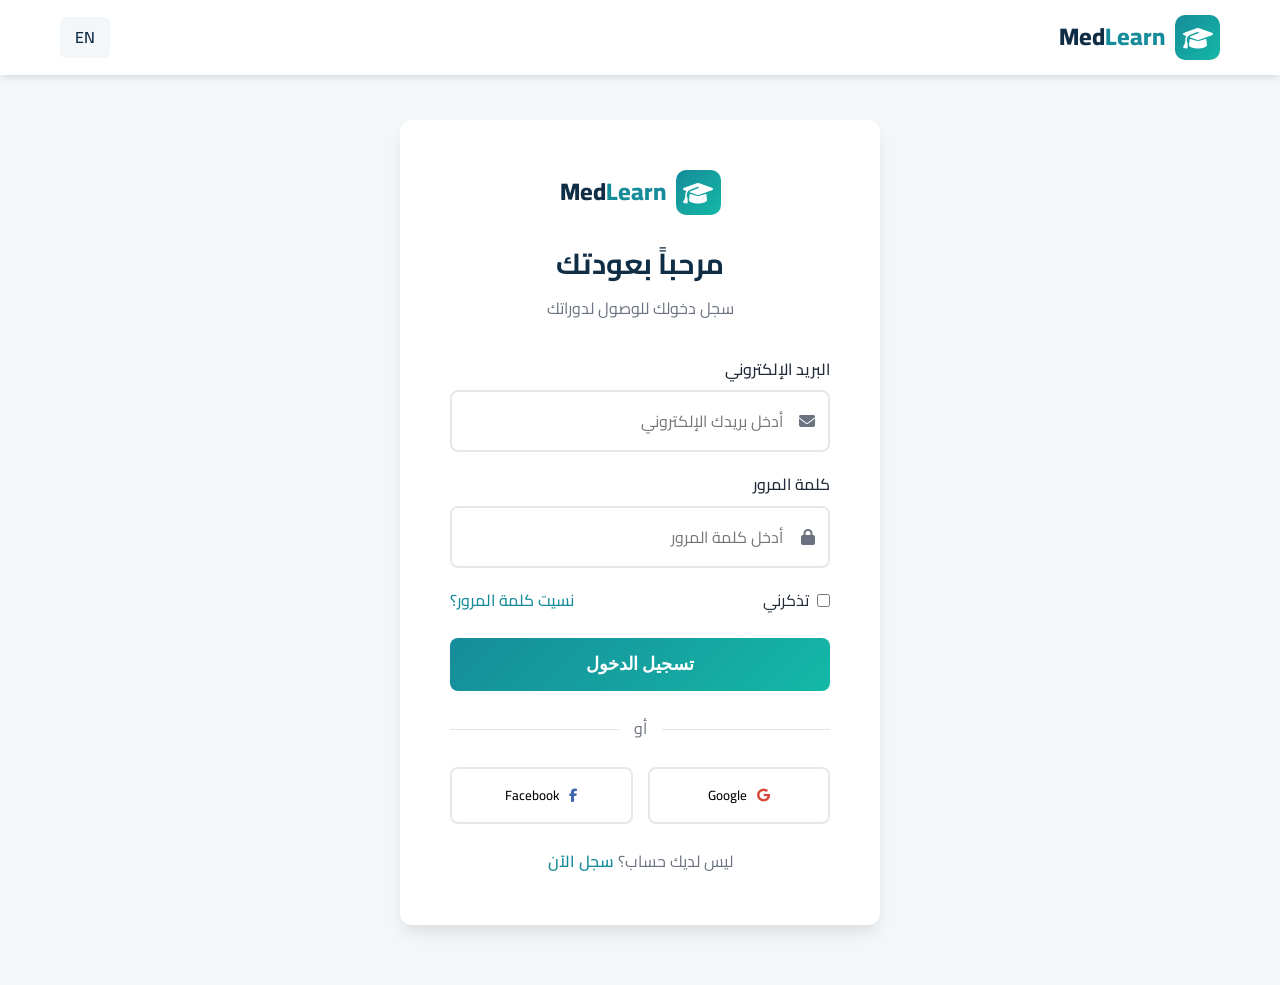
<file: pages/ar/login.html>
<!DOCTYPE html>
<html lang="ar" dir="rtl">
<head>
    <meta charset="UTF-8">
    <meta name="viewport" content="width=device-width, initial-scale=1.0">
    <title>تسجيل الدخول - MedLearn</title>
    <link rel="stylesheet" href="../../css/style.css">
    <link rel="stylesheet" href="../../css/pages.css">
    <link rel="stylesheet" href="https://cdnjs.cloudflare.com/ajax/libs/font-awesome/6.4.0/css/all.min.css">
    <link href="https://fonts.googleapis.com/css2?family=Cairo:wght@300;400;500;600;700;800&display=swap" rel="stylesheet">
</head>
<body>
    <!-- Navigation -->
    <nav class="navbar">
        <div class="container">
            <a href="../../index.html" class="logo">
                <span class="logo-icon"><i class="fas fa-graduation-cap"></i></span>
                <span class="logo-text">Med<span class="highlight">Learn</span></span>
            </a>
            <div class="nav-actions">
                <a href="../en/login.html" class="lang-switch">EN</a>
            </div>
        </div>
    </nav>

    <!-- Login Form -->
    <section class="auth-page">
        <div class="auth-container">
            <div class="auth-header">
                <a href="../../index.html" class="logo">
                    <span class="logo-icon"><i class="fas fa-graduation-cap"></i></span>
                    <span class="logo-text">Med<span class="highlight">Learn</span></span>
                </a>
                <h1>مرحباً بعودتك</h1>
                <p>سجل دخولك للوصول لدوراتك</p>
            </div>

            <form action="#" method="POST">
                <div class="form-group">
                    <label>البريد الإلكتروني</label>
                    <div class="input-icon">
                        <input type="email" placeholder="أدخل بريدك الإلكتروني" required>
                        <i class="fas fa-envelope"></i>
                    </div>
                </div>

                <div class="form-group">
                    <label>كلمة المرور</label>
                    <div class="input-icon">
                        <input type="password" placeholder="أدخل كلمة المرور" required>
                        <i class="fas fa-lock"></i>
                    </div>
                </div>

                <div class="form-options">
                    <label>
                        <input type="checkbox"> تذكرني
                    </label>
                    <a href="forgot-password.html">نسيت كلمة المرور؟</a>
                </div>

                <button type="submit" class="btn btn-primary">تسجيل الدخول</button>
            </form>

            <div class="auth-divider">
                <span>أو</span>
            </div>

            <div class="social-login">
                <button class="social-btn google">
                    <i class="fab fa-google"></i>
                    Google
                </button>
                <button class="social-btn facebook">
                    <i class="fab fa-facebook-f"></i>
                    Facebook
                </button>
            </div>

            <div class="auth-footer">
                <p>ليس لديك حساب؟ <a href="register.html">سجل الآن</a></p>
            </div>
        </div>
    </section>

    <script src="../../js/main.js"></script>
</body>
</html>
</file>
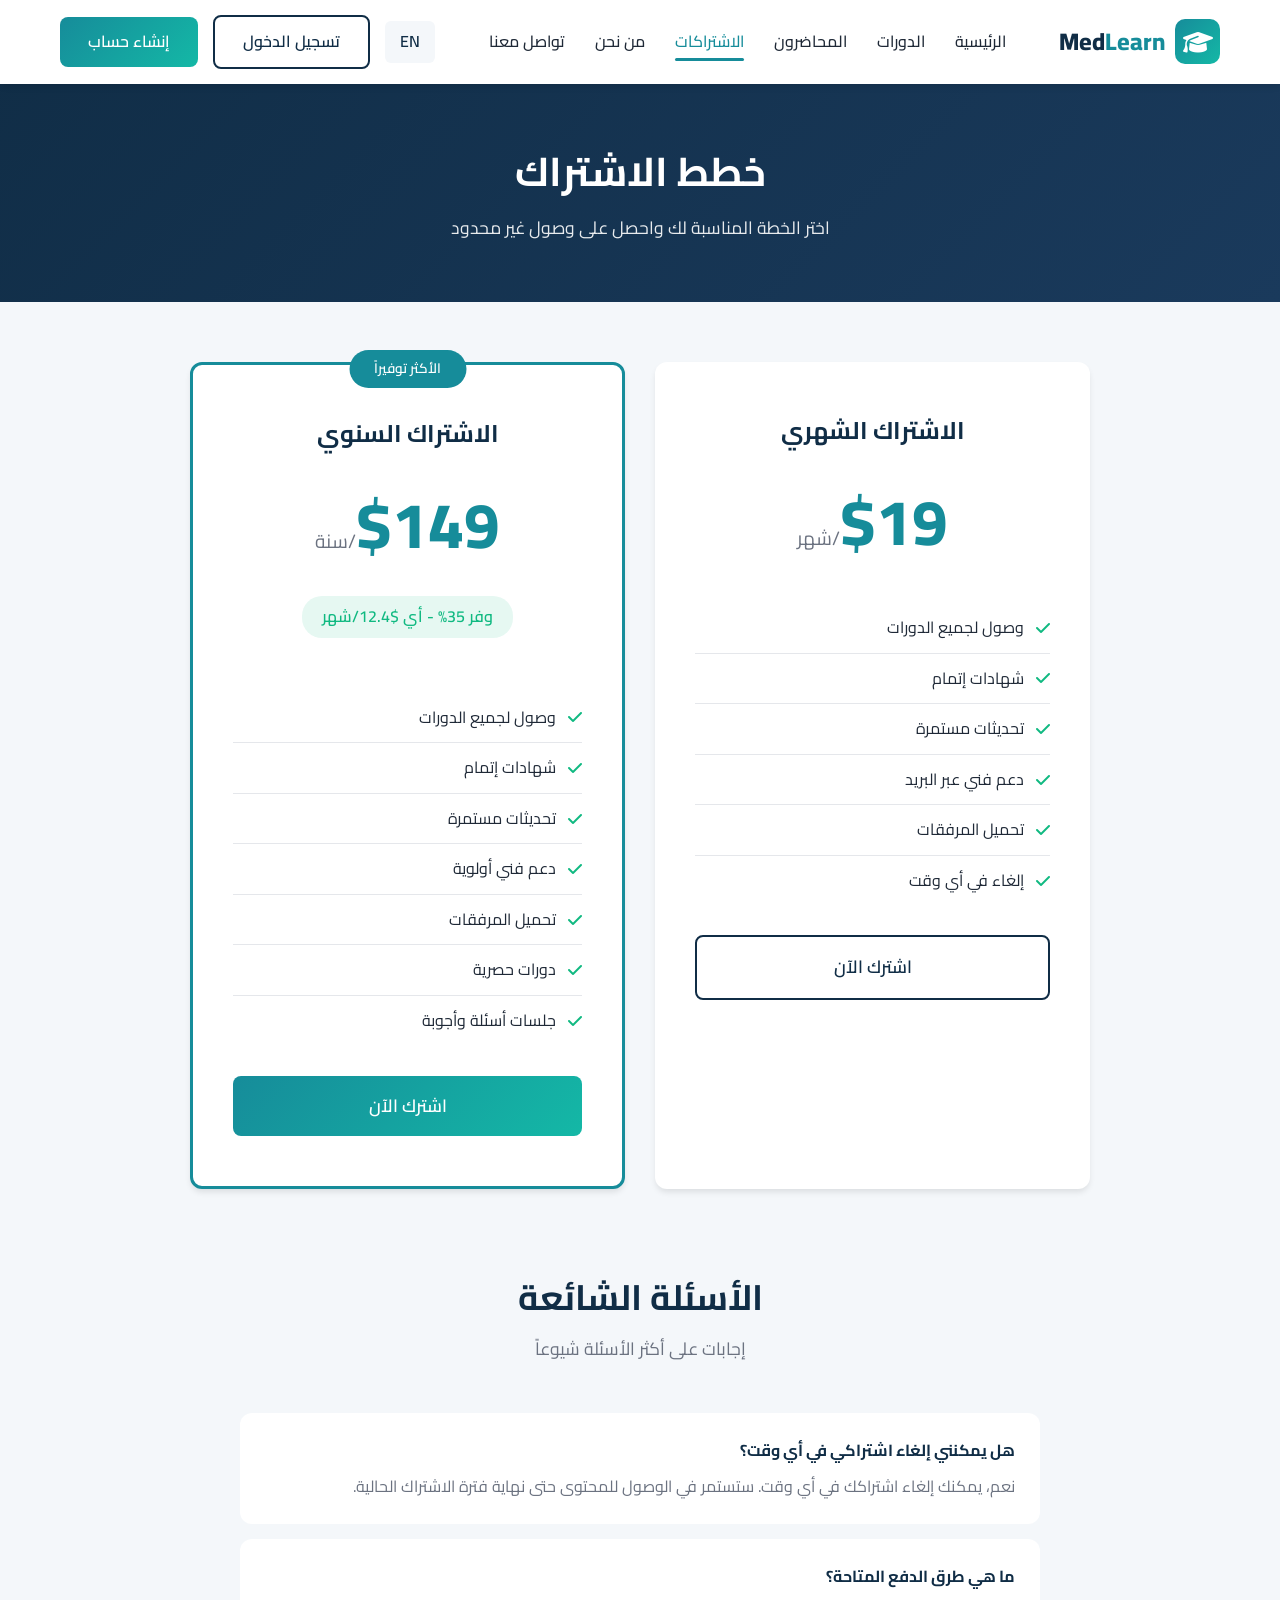
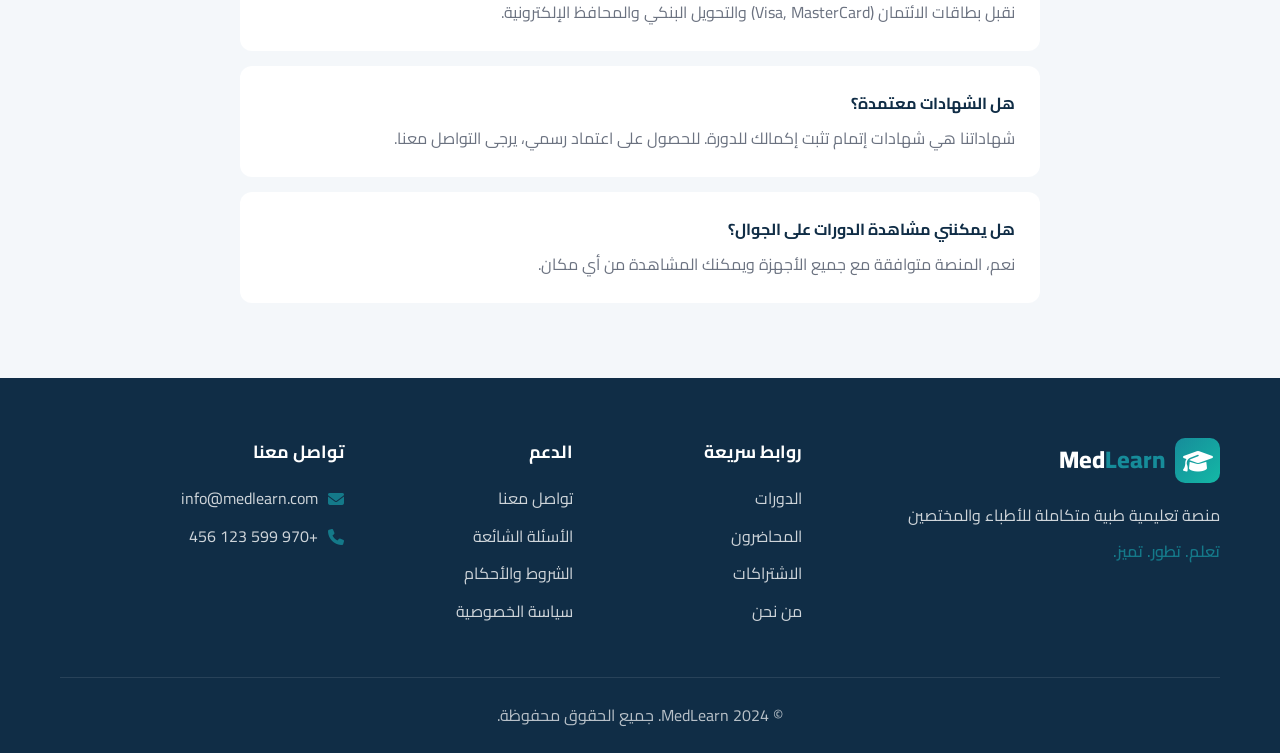
<file: pages/ar/pricing.html>
<!DOCTYPE html>
<html lang="ar" dir="rtl">
<head>
    <meta charset="UTF-8">
    <meta name="viewport" content="width=device-width, initial-scale=1.0">
    <title>الاشتراكات - MedLearn</title>
    <link rel="stylesheet" href="../../css/style.css">
    <link rel="stylesheet" href="../../css/pages.css">
    <link rel="stylesheet" href="https://cdnjs.cloudflare.com/ajax/libs/font-awesome/6.4.0/css/all.min.css">
    <link href="https://fonts.googleapis.com/css2?family=Cairo:wght@300;400;500;600;700;800&display=swap" rel="stylesheet">
</head>
<body>
    <!-- Navigation -->
    <nav class="navbar">
        <div class="container">
            <a href="../../index.html" class="logo">
                <span class="logo-icon"><i class="fas fa-graduation-cap"></i></span>
                <span class="logo-text">Med<span class="highlight">Learn</span></span>
            </a>
            <ul class="nav-links">
                <li><a href="../../index.html">الرئيسية</a></li>
                <li><a href="courses.html">الدورات</a></li>
                <li><a href="instructors.html">المحاضرون</a></li>
                <li><a href="pricing.html" class="active">الاشتراكات</a></li>
                <li><a href="about.html">من نحن</a></li>
                <li><a href="contact.html">تواصل معنا</a></li>
            </ul>
            <div class="nav-actions">
                <a href="../en/pricing.html" class="lang-switch">EN</a>
                <a href="login.html" class="btn btn-outline">تسجيل الدخول</a>
                <a href="register.html" class="btn btn-primary">إنشاء حساب</a>
            </div>
            <button class="mobile-menu-btn"><i class="fas fa-bars"></i></button>
        </div>
    </nav>

    <!-- Page Header -->
    <section class="page-header">
        <div class="container">
            <h1>خطط الاشتراك</h1>
            <p>اختر الخطة المناسبة لك واحصل على وصول غير محدود</p>
        </div>
    </section>

    <!-- Pricing Section -->
    <section class="pricing-page">
        <div class="container">
            <div class="pricing-grid">
                <!-- Monthly Plan -->
                <div class="pricing-card">
                    <h3>الاشتراك الشهري</h3>
                    <div class="price">$19<span>/شهر</span></div>
                    <ul class="pricing-features">
                        <li><i class="fas fa-check"></i> وصول لجميع الدورات</li>
                        <li><i class="fas fa-check"></i> شهادات إتمام</li>
                        <li><i class="fas fa-check"></i> تحديثات مستمرة</li>
                        <li><i class="fas fa-check"></i> دعم فني عبر البريد</li>
                        <li><i class="fas fa-check"></i> تحميل المرفقات</li>
                        <li><i class="fas fa-check"></i> إلغاء في أي وقت</li>
                    </ul>
                    <a href="register.html" class="btn btn-outline">اشترك الآن</a>
                </div>

                <!-- Annual Plan -->
                <div class="pricing-card featured">
                    <span class="popular-badge">الأكثر توفيراً</span>
                    <h3>الاشتراك السنوي</h3>
                    <div class="price">$149<span>/سنة</span></div>
                    <span class="savings">وفر 35% - أي $12.4/شهر</span>
                    <ul class="pricing-features">
                        <li><i class="fas fa-check"></i> وصول لجميع الدورات</li>
                        <li><i class="fas fa-check"></i> شهادات إتمام</li>
                        <li><i class="fas fa-check"></i> تحديثات مستمرة</li>
                        <li><i class="fas fa-check"></i> دعم فني أولوية</li>
                        <li><i class="fas fa-check"></i> تحميل المرفقات</li>
                        <li><i class="fas fa-check"></i> دورات حصرية</li>
                        <li><i class="fas fa-check"></i> جلسات أسئلة وأجوبة</li>
                    </ul>
                    <a href="register.html" class="btn btn-primary">اشترك الآن</a>
                </div>
            </div>

            <!-- FAQ Section -->
            <div class="faq-section" style="margin-top: 80px;">
                <div class="section-header" style="display: block; text-align: center;">
                    <h2>الأسئلة الشائعة</h2>
                    <p>إجابات على أكثر الأسئلة شيوعاً</p>
                </div>
                <div class="faq-list" style="max-width: 800px; margin: 0 auto;">
                    <div class="faq-item" style="background: var(--white); padding: 25px; border-radius: 12px; margin-bottom: 15px;">
                        <h4 style="color: var(--navy); margin-bottom: 10px;">هل يمكنني إلغاء اشتراكي في أي وقت؟</h4>
                        <p style="color: var(--gray);">نعم، يمكنك إلغاء اشتراكك في أي وقت. ستستمر في الوصول للمحتوى حتى نهاية فترة الاشتراك الحالية.</p>
                    </div>
                    <div class="faq-item" style="background: var(--white); padding: 25px; border-radius: 12px; margin-bottom: 15px;">
                        <h4 style="color: var(--navy); margin-bottom: 10px;">ما هي طرق الدفع المتاحة؟</h4>
                        <p style="color: var(--gray);">نقبل بطاقات الائتمان (Visa, MasterCard) والتحويل البنكي والمحافظ الإلكترونية.</p>
                    </div>
                    <div class="faq-item" style="background: var(--white); padding: 25px; border-radius: 12px; margin-bottom: 15px;">
                        <h4 style="color: var(--navy); margin-bottom: 10px;">هل الشهادات معتمدة؟</h4>
                        <p style="color: var(--gray);">شهاداتنا هي شهادات إتمام تثبت إكمالك للدورة. للحصول على اعتماد رسمي، يرجى التواصل معنا.</p>
                    </div>
                    <div class="faq-item" style="background: var(--white); padding: 25px; border-radius: 12px; margin-bottom: 15px;">
                        <h4 style="color: var(--navy); margin-bottom: 10px;">هل يمكنني مشاهدة الدورات على الجوال؟</h4>
                        <p style="color: var(--gray);">نعم، المنصة متوافقة مع جميع الأجهزة ويمكنك المشاهدة من أي مكان.</p>
                    </div>
                </div>
            </div>
        </div>
    </section>

    <!-- Footer -->
    <footer class="footer">
        <div class="container">
            <div class="footer-grid">
                <div class="footer-brand">
                    <a href="../../index.html" class="logo">
                        <span class="logo-icon"><i class="fas fa-graduation-cap"></i></span>
                        <span class="logo-text">Med<span class="highlight">Learn</span></span>
                    </a>
                    <p>منصة تعليمية طبية متكاملة للأطباء والمختصين</p>
                    <p class="tagline">تعلم. تطور. تميز.</p>
                </div>
                <div class="footer-links">
                    <h4>روابط سريعة</h4>
                    <ul>
                        <li><a href="courses.html">الدورات</a></li>
                        <li><a href="instructors.html">المحاضرون</a></li>
                        <li><a href="pricing.html">الاشتراكات</a></li>
                        <li><a href="about.html">من نحن</a></li>
                    </ul>
                </div>
                <div class="footer-links">
                    <h4>الدعم</h4>
                    <ul>
                        <li><a href="contact.html">تواصل معنا</a></li>
                        <li><a href="faq.html">الأسئلة الشائعة</a></li>
                        <li><a href="terms.html">الشروط والأحكام</a></li>
                        <li><a href="privacy.html">سياسة الخصوصية</a></li>
                    </ul>
                </div>
                <div class="footer-contact">
                    <h4>تواصل معنا</h4>
                    <p><i class="fas fa-envelope"></i> info@medlearn.com</p>
                    <p><i class="fas fa-phone"></i> +970 599 123 456</p>
                </div>
            </div>
            <div class="footer-bottom">
                <p>&copy; 2024 MedLearn. جميع الحقوق محفوظة.</p>
            </div>
        </div>
    </footer>

    <script src="../../js/main.js"></script>
</body>
</html>
</file>
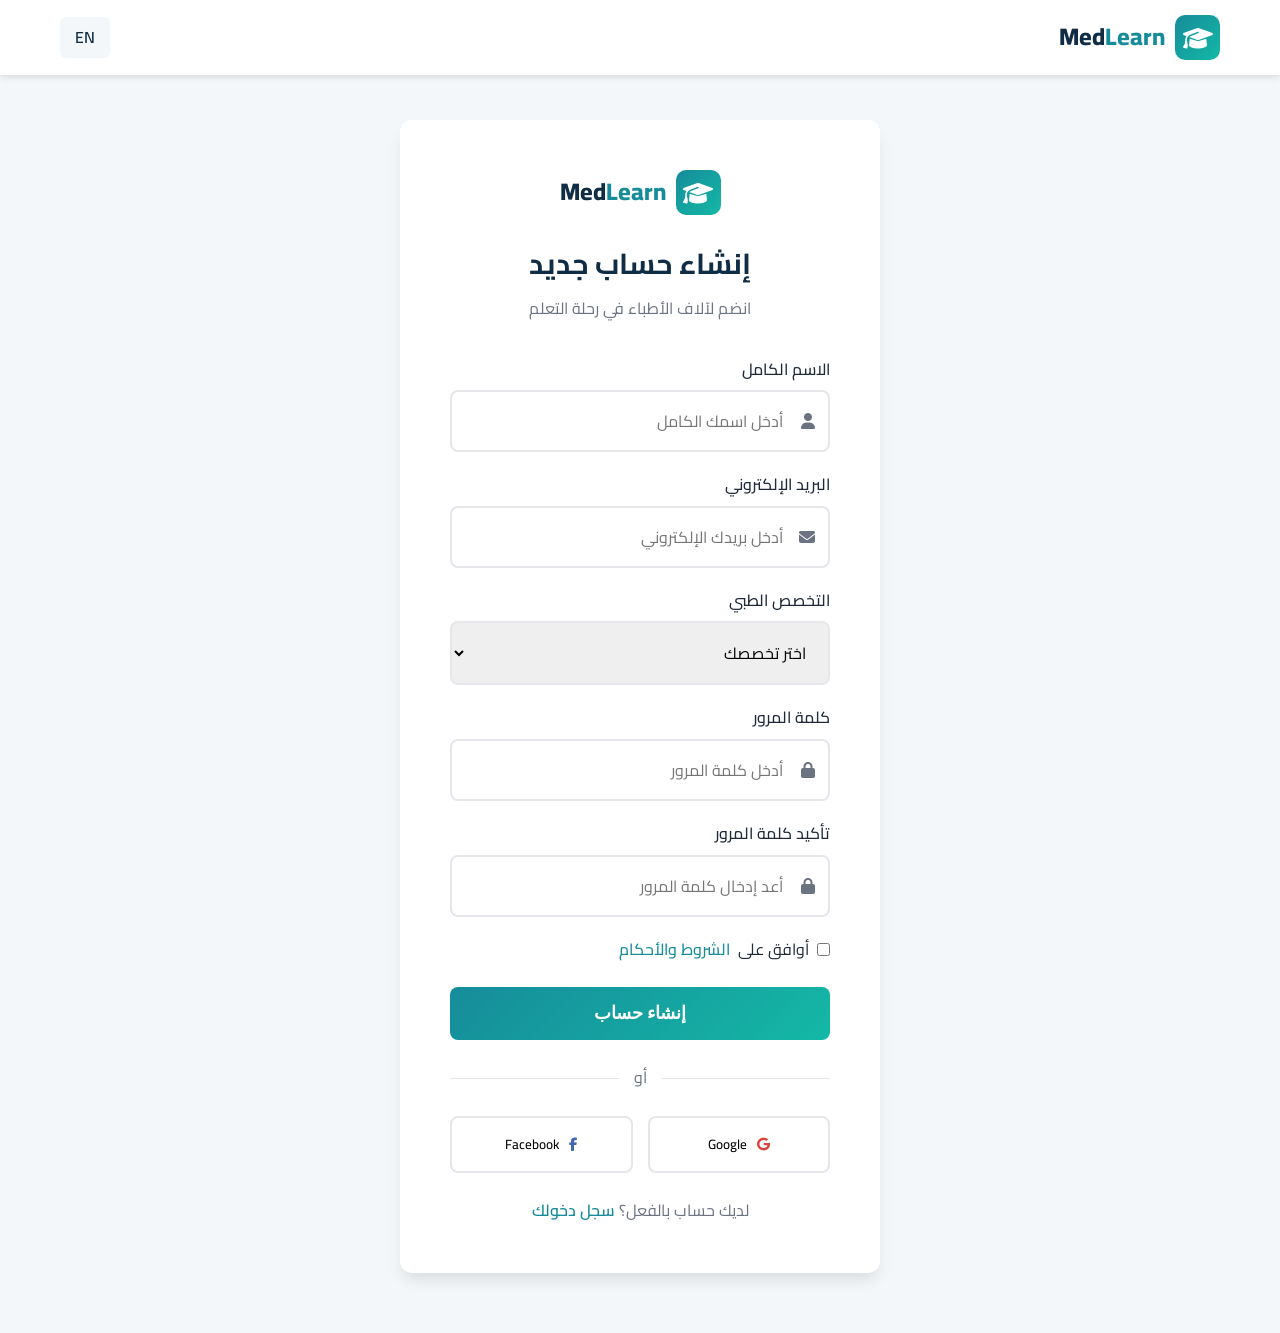
<file: pages/ar/register.html>
<!DOCTYPE html>
<html lang="ar" dir="rtl">
<head>
    <meta charset="UTF-8">
    <meta name="viewport" content="width=device-width, initial-scale=1.0">
    <title>إنشاء حساب - MedLearn</title>
    <link rel="stylesheet" href="../../css/style.css">
    <link rel="stylesheet" href="../../css/pages.css">
    <link rel="stylesheet" href="https://cdnjs.cloudflare.com/ajax/libs/font-awesome/6.4.0/css/all.min.css">
    <link href="https://fonts.googleapis.com/css2?family=Cairo:wght@300;400;500;600;700;800&display=swap" rel="stylesheet">
</head>
<body>
    <!-- Navigation -->
    <nav class="navbar">
        <div class="container">
            <a href="../../index.html" class="logo">
                <span class="logo-icon"><i class="fas fa-graduation-cap"></i></span>
                <span class="logo-text">Med<span class="highlight">Learn</span></span>
            </a>
            <div class="nav-actions">
                <a href="../en/register.html" class="lang-switch">EN</a>
            </div>
        </div>
    </nav>

    <!-- Register Form -->
    <section class="auth-page">
        <div class="auth-container">
            <div class="auth-header">
                <a href="../../index.html" class="logo">
                    <span class="logo-icon"><i class="fas fa-graduation-cap"></i></span>
                    <span class="logo-text">Med<span class="highlight">Learn</span></span>
                </a>
                <h1>إنشاء حساب جديد</h1>
                <p>انضم لآلاف الأطباء في رحلة التعلم</p>
            </div>

            <form action="#" method="POST">
                <div class="form-group">
                    <label>الاسم الكامل</label>
                    <div class="input-icon">
                        <input type="text" placeholder="أدخل اسمك الكامل" required>
                        <i class="fas fa-user"></i>
                    </div>
                </div>

                <div class="form-group">
                    <label>البريد الإلكتروني</label>
                    <div class="input-icon">
                        <input type="email" placeholder="أدخل بريدك الإلكتروني" required>
                        <i class="fas fa-envelope"></i>
                    </div>
                </div>

                <div class="form-group">
                    <label>التخصص الطبي</label>
                    <select required>
                        <option value="">اختر تخصصك</option>
                        <option value="general">طب عام</option>
                        <option value="cardiology">أمراض القلب</option>
                        <option value="surgery">الجراحة</option>
                        <option value="pediatrics">طب الأطفال</option>
                        <option value="dentistry">طب الأسنان</option>
                        <option value="dermatology">الأمراض الجلدية</option>
                        <option value="radiology">الأشعة</option>
                        <option value="emergency">طب الطوارئ</option>
                        <option value="neurology">طب الأعصاب</option>
                        <option value="other">تخصص آخر</option>
                    </select>
                </div>

                <div class="form-group">
                    <label>كلمة المرور</label>
                    <div class="input-icon">
                        <input type="password" placeholder="أدخل كلمة المرور" required>
                        <i class="fas fa-lock"></i>
                    </div>
                </div>

                <div class="form-group">
                    <label>تأكيد كلمة المرور</label>
                    <div class="input-icon">
                        <input type="password" placeholder="أعد إدخال كلمة المرور" required>
                        <i class="fas fa-lock"></i>
                    </div>
                </div>

                <div class="form-options">
                    <label>
                        <input type="checkbox" required> أوافق على <a href="terms.html">الشروط والأحكام</a>
                    </label>
                </div>

                <button type="submit" class="btn btn-primary">إنشاء حساب</button>
            </form>

            <div class="auth-divider">
                <span>أو</span>
            </div>

            <div class="social-login">
                <button class="social-btn google">
                    <i class="fab fa-google"></i>
                    Google
                </button>
                <button class="social-btn facebook">
                    <i class="fab fa-facebook-f"></i>
                    Facebook
                </button>
            </div>

            <div class="auth-footer">
                <p>لديك حساب بالفعل؟ <a href="login.html">سجل دخولك</a></p>
            </div>
        </div>
    </section>

    <script src="../../js/main.js"></script>
</body>
</html>
</file>
<file: css/style.css>
/* ===== Variables ===== */
:root {
    --navy: #102D46;
    --teal: #168C9A;
    --light-bg: #F4F7FA;
    --white: #FFFFFF;
    --gray: #6B7280;
    --light-gray: #E5E7EB;
    --dark: #1F2937;
    --success: #10B981;
    --warning: #F59E0B;
    --danger: #EF4444;
    --shadow: 0 4px 6px -1px rgba(0, 0, 0, 0.1);
    --shadow-lg: 0 10px 15px -3px rgba(0, 0, 0, 0.1);
    --radius: 12px;
    --transition: all 0.3s ease;
}

/* ===== Reset & Base ===== */
* {
    margin: 0;
    padding: 0;
    box-sizing: border-box;
}

html {
    scroll-behavior: smooth;
}

body {
    font-family: 'Cairo', sans-serif;
    background-color: var(--light-bg);
    color: var(--dark);
    line-height: 1.6;
}

a {
    text-decoration: none;
    color: inherit;
}

ul {
    list-style: none;
}

img {
    max-width: 100%;
    height: auto;
}

.container {
    max-width: 1200px;
    margin: 0 auto;
    padding: 0 20px;
}

/* ===== Buttons ===== */
.btn {
    display: inline-flex;
    align-items: center;
    justify-content: center;
    padding: 12px 28px;
    border-radius: 8px;
    font-weight: 600;
    font-size: 1rem;
    cursor: pointer;
    transition: var(--transition);
    border: none;
    gap: 8px;
}

.btn-primary {
    background: linear-gradient(135deg, var(--teal), #14b8a6);
    color: var(--white);
}

.btn-primary:hover {
    transform: translateY(-2px);
    box-shadow: 0 8px 20px rgba(22, 140, 154, 0.4);
}

.btn-outline {
    background: transparent;
    border: 2px solid var(--navy);
    color: var(--navy);
}

.btn-outline:hover {
    background: var(--navy);
    color: var(--white);
}

.btn-lg {
    padding: 16px 40px;
    font-size: 1.1rem;
}

/* ===== Navigation ===== */
.navbar {
    background: var(--white);
    padding: 15px 0;
    position: fixed;
    top: 0;
    left: 0;
    right: 0;
    z-index: 1000;
    box-shadow: var(--shadow);
}

.navbar .container {
    display: flex;
    align-items: center;
    justify-content: space-between;
}

.logo {
    display: flex;
    align-items: center;
    gap: 10px;
    font-size: 1.5rem;
    font-weight: 800;
    color: var(--navy);
}

.logo-icon {
    background: linear-gradient(135deg, var(--teal), #14b8a6);
    color: var(--white);
    width: 45px;
    height: 45px;
    border-radius: 10px;
    display: flex;
    align-items: center;
    justify-content: center;
}

.logo .highlight {
    color: var(--teal);
}

.nav-links {
    display: flex;
    gap: 30px;
}

.nav-links a {
    color: var(--dark);
    font-weight: 500;
    transition: var(--transition);
    position: relative;
}

.nav-links a:hover,
.nav-links a.active {
    color: var(--teal);
}

.nav-links a.active::after {
    content: '';
    position: absolute;
    bottom: -5px;
    left: 0;
    right: 0;
    height: 3px;
    background: var(--teal);
    border-radius: 2px;
}

.nav-actions {
    display: flex;
    align-items: center;
    gap: 15px;
}

.lang-switch {
    background: var(--light-bg);
    padding: 8px 15px;
    border-radius: 6px;
    font-weight: 600;
    color: var(--navy);
    transition: var(--transition);
}

.lang-switch:hover {
    background: var(--navy);
    color: var(--white);
}

.mobile-menu-btn {
    display: none;
    background: none;
    border: none;
    font-size: 1.5rem;
    color: var(--navy);
    cursor: pointer;
}

/* ===== Hero Section ===== */
.hero {
    background: linear-gradient(135deg, var(--navy) 0%, #1a3a5c 100%);
    padding: 160px 0 100px;
    color: var(--white);
    overflow: hidden;
}

.hero .container {
    display: grid;
    grid-template-columns: 1fr 1fr;
    gap: 60px;
    align-items: center;
}

.hero-content h1 {
    font-size: 3rem;
    font-weight: 800;
    line-height: 1.2;
    margin-bottom: 20px;
}

.hero-content .highlight {
    color: var(--teal);
}

.hero-content p {
    font-size: 1.2rem;
    opacity: 0.9;
    margin-bottom: 30px;
}

.hero-search {
    display: flex;
    background: var(--white);
    border-radius: 50px;
    padding: 8px;
    max-width: 500px;
    margin-bottom: 40px;
}

.hero-search input {
    flex: 1;
    border: none;
    padding: 15px 20px;
    font-size: 1rem;
    font-family: inherit;
    background: transparent;
    color: var(--dark);
}

.hero-search input::placeholder {
    color: var(--gray);
}

.hero-search button {
    background: var(--teal);
    color: var(--white);
    border: none;
    width: 50px;
    height: 50px;
    border-radius: 50%;
    cursor: pointer;
    transition: var(--transition);
}

.hero-search button:hover {
    background: var(--navy);
}

.hero-stats {
    display: flex;
    gap: 40px;
}

.stat {
    text-align: center;
}

.stat-number {
    display: block;
    font-size: 2rem;
    font-weight: 800;
    color: var(--teal);
}

.stat-label {
    font-size: 0.9rem;
    opacity: 0.8;
}

.hero-image img {
    border-radius: 20px;
    box-shadow: var(--shadow-lg);
}

/* ===== Section Header ===== */
.section-header {
    text-align: center;
    margin-bottom: 50px;
}

.section-header h2 {
    font-size: 2.2rem;
    font-weight: 700;
    color: var(--navy);
    margin-bottom: 10px;
}

.section-header p {
    color: var(--gray);
    font-size: 1.1rem;
}

.section-header .view-all {
    color: var(--teal);
    font-weight: 600;
    display: inline-flex;
    align-items: center;
    gap: 5px;
}

.section-header {
    display: flex;
    justify-content: space-between;
    align-items: center;
}

/* ===== Specialties Section ===== */
.specialties {
    padding: 80px 0;
    background: var(--white);
}

.specialties .section-header {
    display: block;
    text-align: center;
}

.specialties-grid {
    display: grid;
    grid-template-columns: repeat(4, 1fr);
    gap: 25px;
}

.specialty-card {
    background: var(--light-bg);
    padding: 30px 20px;
    border-radius: var(--radius);
    text-align: center;
    transition: var(--transition);
    border: 2px solid transparent;
}

.specialty-card:hover {
    border-color: var(--teal);
    transform: translateY(-5px);
    box-shadow: var(--shadow-lg);
}

.specialty-icon {
    width: 70px;
    height: 70px;
    background: linear-gradient(135deg, var(--teal), #14b8a6);
    border-radius: 50%;
    display: flex;
    align-items: center;
    justify-content: center;
    margin: 0 auto 15px;
    font-size: 1.8rem;
    color: var(--white);
}

.specialty-card h3 {
    font-size: 1.1rem;
    color: var(--navy);
    margin-bottom: 5px;
}

.specialty-card span {
    color: var(--gray);
    font-size: 0.9rem;
}

/* ===== Courses Section ===== */
.courses-section {
    padding: 80px 0;
}

.courses-grid {
    display: grid;
    grid-template-columns: repeat(3, 1fr);
    gap: 30px;
}

.course-card {
    background: var(--white);
    border-radius: var(--radius);
    overflow: hidden;
    box-shadow: var(--shadow);
    transition: var(--transition);
}

.course-card:hover {
    transform: translateY(-8px);
    box-shadow: var(--shadow-lg);
}

.course-image {
    position: relative;
    height: 200px;
    overflow: hidden;
}

.course-image img {
    width: 100%;
    height: 100%;
    object-fit: cover;
    transition: var(--transition);
}

.course-card:hover .course-image img {
    transform: scale(1.1);
}

.course-badge {
    position: absolute;
    top: 15px;
    right: 15px;
    background: var(--teal);
    color: var(--white);
    padding: 5px 12px;
    border-radius: 20px;
    font-size: 0.8rem;
    font-weight: 600;
}

.course-badge.new {
    background: var(--success);
}

.favorite-btn {
    position: absolute;
    top: 15px;
    left: 15px;
    background: var(--white);
    border: none;
    width: 40px;
    height: 40px;
    border-radius: 50%;
    cursor: pointer;
    transition: var(--transition);
    display: flex;
    align-items: center;
    justify-content: center;
}

.favorite-btn:hover {
    background: var(--danger);
    color: var(--white);
}

.course-content {
    padding: 20px;
}

.course-category {
    color: var(--teal);
    font-size: 0.85rem;
    font-weight: 600;
    margin-bottom: 10px;
}

.course-content h3 {
    font-size: 1.1rem;
    color: var(--navy);
    margin-bottom: 15px;
    line-height: 1.4;
}

.course-instructor {
    display: flex;
    align-items: center;
    gap: 10px;
    margin-bottom: 15px;
}

.course-instructor img {
    width: 35px;
    height: 35px;
    border-radius: 50%;
    object-fit: cover;
}

.course-instructor span {
    color: var(--gray);
    font-size: 0.9rem;
}

.course-meta {
    display: flex;
    gap: 15px;
    padding: 15px 0;
    border-top: 1px solid var(--light-gray);
    border-bottom: 1px solid var(--light-gray);
    margin-bottom: 15px;
}

.course-meta span {
    color: var(--gray);
    font-size: 0.85rem;
    display: flex;
    align-items: center;
    gap: 5px;
}

.course-footer {
    display: flex;
    justify-content: space-between;
    align-items: center;
}

.course-price {
    display: flex;
    align-items: center;
    gap: 10px;
}

.current-price {
    font-size: 1.3rem;
    font-weight: 700;
    color: var(--teal);
}

.old-price {
    font-size: 1rem;
    color: var(--gray);
    text-decoration: line-through;
}

.course-rating {
    display: flex;
    align-items: center;
    gap: 5px;
    color: var(--warning);
}

.course-rating span {
    color: var(--dark);
    font-weight: 600;
}

.rating-count {
    color: var(--gray) !important;
    font-weight: 400 !important;
}

/* ===== Subscription Section ===== */
.subscription-section {
    background: linear-gradient(135deg, var(--navy) 0%, #1a3a5c 100%);
    padding: 80px 0;
    color: var(--white);
}

.subscription-content {
    text-align: center;
}

.subscription-content h2 {
    font-size: 2.2rem;
    margin-bottom: 15px;
}

.subscription-content > p {
    opacity: 0.9;
    margin-bottom: 30px;
}

.subscription-features {
    display: flex;
    justify-content: center;
    gap: 40px;
    margin-bottom: 50px;
    flex-wrap: wrap;
}

.subscription-features .feature {
    display: flex;
    align-items: center;
    gap: 10px;
}

.subscription-features .feature i {
    color: var(--teal);
    font-size: 1.2rem;
}

.subscription-pricing {
    display: flex;
    justify-content: center;
    gap: 30px;
    flex-wrap: wrap;
}

.price-card {
    background: rgba(255, 255, 255, 0.1);
    padding: 40px;
    border-radius: var(--radius);
    min-width: 280px;
    position: relative;
    backdrop-filter: blur(10px);
    border: 1px solid rgba(255, 255, 255, 0.2);
}

.price-card.featured {
    background: var(--white);
    color: var(--dark);
    transform: scale(1.05);
}

.popular-badge {
    position: absolute;
    top: -12px;
    left: 50%;
    transform: translateX(-50%);
    background: var(--teal);
    color: var(--white);
    padding: 5px 20px;
    border-radius: 20px;
    font-size: 0.85rem;
    font-weight: 600;
}

.price-card h3 {
    font-size: 1.3rem;
    margin-bottom: 15px;
}

.price-card .price {
    font-size: 3rem;
    font-weight: 800;
}

.price-card .price span {
    font-size: 1rem;
    font-weight: 400;
    opacity: 0.8;
}

.price-card .savings {
    color: var(--success);
    font-weight: 600;
    margin: 10px 0 20px;
}

.price-card .btn {
    width: 100%;
    margin-top: 20px;
}

/* ===== Features Section ===== */
.features-section {
    padding: 80px 0;
    background: var(--white);
}

.features-section .section-header {
    display: block;
    text-align: center;
}

.features-grid {
    display: grid;
    grid-template-columns: repeat(4, 1fr);
    gap: 30px;
}

.feature-card {
    text-align: center;
    padding: 40px 25px;
    border-radius: var(--radius);
    transition: var(--transition);
}

.feature-card:hover {
    background: var(--light-bg);
}

.feature-icon {
    width: 80px;
    height: 80px;
    background: linear-gradient(135deg, rgba(22, 140, 154, 0.1), rgba(22, 140, 154, 0.2));
    border-radius: 50%;
    display: flex;
    align-items: center;
    justify-content: center;
    margin: 0 auto 20px;
    font-size: 2rem;
    color: var(--teal);
}

.feature-card h3 {
    font-size: 1.2rem;
    color: var(--navy);
    margin-bottom: 10px;
}

.feature-card p {
    color: var(--gray);
}

/* ===== Instructors Section ===== */
.instructors-section {
    padding: 80px 0;
}

.instructors-grid {
    display: grid;
    grid-template-columns: repeat(4, 1fr);
    gap: 30px;
}

.instructor-card {
    background: var(--white);
    padding: 30px;
    border-radius: var(--radius);
    text-align: center;
    box-shadow: var(--shadow);
    transition: var(--transition);
}

.instructor-card:hover {
    transform: translateY(-5px);
    box-shadow: var(--shadow-lg);
}

.instructor-card img {
    width: 120px;
    height: 120px;
    border-radius: 50%;
    object-fit: cover;
    margin-bottom: 20px;
    border: 4px solid var(--teal);
}

.instructor-card h3 {
    font-size: 1.2rem;
    color: var(--navy);
    margin-bottom: 5px;
}

.instructor-card p {
    color: var(--gray);
    margin-bottom: 15px;
}

.instructor-stats {
    display: flex;
    justify-content: center;
    gap: 20px;
    color: var(--gray);
    font-size: 0.9rem;
}

.instructor-stats span {
    display: flex;
    align-items: center;
    gap: 5px;
}

.instructor-stats i {
    color: var(--teal);
}

/* ===== Testimonials Section ===== */
.testimonials-section {
    padding: 80px 0;
    background: var(--white);
}

.testimonials-section .section-header {
    display: block;
    text-align: center;
}

.testimonials-grid {
    display: grid;
    grid-template-columns: repeat(2, 1fr);
    gap: 30px;
}

.testimonial-card {
    background: var(--light-bg);
    padding: 35px;
    border-radius: var(--radius);
}

.testimonial-rating {
    color: var(--warning);
    margin-bottom: 15px;
}

.testimonial-card > p {
    font-size: 1.1rem;
    color: var(--dark);
    margin-bottom: 20px;
    line-height: 1.7;
}

.testimonial-author {
    display: flex;
    align-items: center;
    gap: 15px;
}

.testimonial-author img {
    width: 55px;
    height: 55px;
    border-radius: 50%;
    object-fit: cover;
}

.testimonial-author h4 {
    color: var(--navy);
    margin-bottom: 3px;
}

.testimonial-author span {
    color: var(--gray);
    font-size: 0.9rem;
}

/* ===== CTA Section ===== */
.cta-section {
    background: linear-gradient(135deg, var(--teal), #14b8a6);
    padding: 80px 0;
    text-align: center;
    color: var(--white);
}

.cta-section h2 {
    font-size: 2.2rem;
    margin-bottom: 15px;
}

.cta-section p {
    font-size: 1.1rem;
    opacity: 0.9;
    margin-bottom: 30px;
}

.cta-section .btn-primary {
    background: var(--white);
    color: var(--teal);
}

.cta-section .btn-primary:hover {
    background: var(--navy);
    color: var(--white);
}

/* ===== Footer ===== */
.footer {
    background: var(--navy);
    color: var(--white);
    padding: 60px 0 0;
}

.footer-grid {
    display: grid;
    grid-template-columns: 2fr 1fr 1fr 1.5fr;
    gap: 40px;
    padding-bottom: 40px;
    border-bottom: 1px solid rgba(255, 255, 255, 0.1);
}

.footer-brand .logo {
    margin-bottom: 20px;
}

.footer-brand .logo .logo-text {
    color: var(--white);
}

.footer-brand p {
    opacity: 0.8;
    margin-bottom: 10px;
}

.footer-brand .tagline {
    color: var(--teal);
    font-weight: 600;
}

.social-links {
    display: flex;
    gap: 15px;
    margin-top: 20px;
}

.social-links a {
    width: 40px;
    height: 40px;
    background: rgba(255, 255, 255, 0.1);
    border-radius: 50%;
    display: flex;
    align-items: center;
    justify-content: center;
    transition: var(--transition);
}

.social-links a:hover {
    background: var(--teal);
}

.footer-links h4,
.footer-contact h4 {
    font-size: 1.1rem;
    margin-bottom: 20px;
}

.footer-links ul li {
    margin-bottom: 12px;
}

.footer-links a {
    opacity: 0.8;
    transition: var(--transition);
}

.footer-links a:hover {
    opacity: 1;
    color: var(--teal);
}

.footer-contact p {
    display: flex;
    align-items: center;
    gap: 10px;
    opacity: 0.8;
    margin-bottom: 12px;
}

.footer-contact i {
    color: var(--teal);
}

.footer-bottom {
    text-align: center;
    padding: 25px 0;
    opacity: 0.7;
}

/* ===== Responsive Design ===== */
@media (max-width: 1024px) {
    .hero .container {
        grid-template-columns: 1fr;
        text-align: center;
    }

    .hero-image {
        display: none;
    }

    .hero-search {
        margin: 0 auto 40px;
    }

    .hero-stats {
        justify-content: center;
    }

    .specialties-grid {
        grid-template-columns: repeat(3, 1fr);
    }

    .courses-grid {
        grid-template-columns: repeat(2, 1fr);
    }

    .features-grid {
        grid-template-columns: repeat(2, 1fr);
    }

    .instructors-grid {
        grid-template-columns: repeat(2, 1fr);
    }

    .footer-grid {
        grid-template-columns: repeat(2, 1fr);
    }
}

@media (max-width: 768px) {
    .nav-links,
    .nav-actions .btn {
        display: none;
    }

    .mobile-menu-btn {
        display: block;
    }

    .hero {
        padding: 120px 0 60px;
    }

    .hero-content h1 {
        font-size: 2rem;
    }

    .specialties-grid {
        grid-template-columns: repeat(2, 1fr);
    }

    .courses-grid {
        grid-template-columns: 1fr;
    }

    .testimonials-grid {
        grid-template-columns: 1fr;
    }

    .subscription-pricing {
        flex-direction: column;
        align-items: center;
    }

    .price-card.featured {
        transform: none;
    }

    .footer-grid {
        grid-template-columns: 1fr;
        text-align: center;
    }

    .social-links {
        justify-content: center;
    }

    .footer-contact p {
        justify-content: center;
    }
}

@media (max-width: 480px) {
    .hero-stats {
        flex-direction: column;
        gap: 20px;
    }

    .specialties-grid {
        grid-template-columns: 1fr;
    }

    .features-grid {
        grid-template-columns: 1fr;
    }

    .instructors-grid {
        grid-template-columns: 1fr;
    }

    .subscription-features {
        flex-direction: column;
        gap: 15px;
    }
}

/* ===== LTR Support (English) ===== */
html[dir="ltr"] .nav-links a.active::after {
    left: 0;
    right: 0;
}

html[dir="ltr"] .course-badge {
    right: auto;
    left: 15px;
}

html[dir="ltr"] .favorite-btn {
    left: auto;
    right: 15px;
}
</file>
<file: css/pages.css>
/* ===== Pages CSS ===== */

/* Page Header */
.page-header {
    background: linear-gradient(135deg, var(--navy) 0%, #1a3a5c 100%);
    padding: 140px 0 60px;
    color: var(--white);
    text-align: center;
}

.page-header h1 {
    font-size: 2.5rem;
    margin-bottom: 10px;
}

.page-header p {
    opacity: 0.9;
    font-size: 1.1rem;
}

/* Courses Page */
.courses-page {
    padding: 60px 0;
}

.courses-layout {
    display: grid;
    grid-template-columns: 280px 1fr;
    gap: 40px;
}

.courses-sidebar {
    background: var(--white);
    padding: 25px;
    border-radius: var(--radius);
    height: fit-content;
    position: sticky;
    top: 100px;
}

.filter-section {
    margin-bottom: 25px;
    padding-bottom: 25px;
    border-bottom: 1px solid var(--light-gray);
}

.filter-section:last-child {
    border-bottom: none;
    margin-bottom: 0;
    padding-bottom: 0;
}

.filter-section h3 {
    font-size: 1rem;
    color: var(--navy);
    margin-bottom: 15px;
}

.search-box {
    display: flex;
    background: var(--light-bg);
    border-radius: 8px;
    overflow: hidden;
}

.search-box input {
    flex: 1;
    border: none;
    padding: 12px 15px;
    font-family: inherit;
    background: transparent;
}

.search-box button {
    background: var(--teal);
    color: var(--white);
    border: none;
    padding: 12px 15px;
    cursor: pointer;
}

.filter-list li {
    margin-bottom: 10px;
}

.filter-list label {
    display: flex;
    align-items: center;
    gap: 10px;
    cursor: pointer;
    color: var(--dark);
}

.filter-list input[type="checkbox"] {
    width: 18px;
    height: 18px;
    accent-color: var(--teal);
}

.courses-main .courses-header {
    display: flex;
    justify-content: space-between;
    align-items: center;
    margin-bottom: 30px;
}

.sort-select {
    padding: 10px 20px;
    border: 1px solid var(--light-gray);
    border-radius: 8px;
    font-family: inherit;
    cursor: pointer;
}

.courses-main .courses-grid {
    display: grid;
    grid-template-columns: repeat(3, 1fr);
    gap: 25px;
}

.pagination {
    display: flex;
    justify-content: center;
    gap: 10px;
    margin-top: 50px;
}

.page-btn {
    width: 45px;
    height: 45px;
    border: 1px solid var(--light-gray);
    background: var(--white);
    border-radius: 8px;
    cursor: pointer;
    transition: var(--transition);
    display: flex;
    align-items: center;
    justify-content: center;
}

.page-btn:hover,
.page-btn.active {
    background: var(--teal);
    color: var(--white);
    border-color: var(--teal);
}

/* Login & Register Pages */
.auth-page {
    min-height: 100vh;
    display: flex;
    align-items: center;
    justify-content: center;
    padding: 120px 20px 60px;
    background: var(--light-bg);
}

.auth-container {
    background: var(--white);
    padding: 50px;
    border-radius: var(--radius);
    box-shadow: var(--shadow-lg);
    width: 100%;
    max-width: 480px;
}

.auth-header {
    text-align: center;
    margin-bottom: 35px;
}

.auth-header .logo {
    justify-content: center;
    margin-bottom: 25px;
}

.auth-header h1 {
    font-size: 1.8rem;
    color: var(--navy);
    margin-bottom: 10px;
}

.auth-header p {
    color: var(--gray);
}

.form-group {
    margin-bottom: 20px;
}

.form-group label {
    display: block;
    margin-bottom: 8px;
    font-weight: 500;
    color: var(--dark);
}

.form-group input,
.form-group select,
.form-group textarea {
    width: 100%;
    padding: 14px 18px;
    border: 2px solid var(--light-gray);
    border-radius: 8px;
    font-family: inherit;
    font-size: 1rem;
    transition: var(--transition);
}

.form-group input:focus,
.form-group select:focus,
.form-group textarea:focus {
    outline: none;
    border-color: var(--teal);
}

.form-group .input-icon {
    position: relative;
}

.form-group .input-icon input {
    padding-right: 45px;
}

.form-group .input-icon i {
    position: absolute;
    right: 15px;
    top: 50%;
    transform: translateY(-50%);
    color: var(--gray);
}

html[dir="ltr"] .form-group .input-icon input {
    padding-right: 18px;
    padding-left: 45px;
}

html[dir="ltr"] .form-group .input-icon i {
    right: auto;
    left: 15px;
}

.form-options {
    display: flex;
    justify-content: space-between;
    align-items: center;
    margin-bottom: 25px;
}

.form-options label {
    display: flex;
    align-items: center;
    gap: 8px;
    cursor: pointer;
}

.form-options a {
    color: var(--teal);
    font-weight: 500;
}

.auth-container .btn {
    width: 100%;
    padding: 16px;
    font-size: 1.1rem;
}

.auth-divider {
    text-align: center;
    margin: 25px 0;
    position: relative;
}

.auth-divider::before {
    content: '';
    position: absolute;
    top: 50%;
    left: 0;
    right: 0;
    height: 1px;
    background: var(--light-gray);
}

.auth-divider span {
    background: var(--white);
    padding: 0 15px;
    position: relative;
    color: var(--gray);
}

.social-login {
    display: flex;
    gap: 15px;
}

.social-btn {
    flex: 1;
    padding: 14px;
    border: 2px solid var(--light-gray);
    border-radius: 8px;
    background: var(--white);
    cursor: pointer;
    transition: var(--transition);
    display: flex;
    align-items: center;
    justify-content: center;
    gap: 10px;
    font-family: inherit;
    font-weight: 500;
}

.social-btn:hover {
    border-color: var(--navy);
}

.social-btn.google i {
    color: #DB4437;
}

.social-btn.facebook i {
    color: #4267B2;
}

.auth-footer {
    text-align: center;
    margin-top: 25px;
    color: var(--gray);
}

.auth-footer a {
    color: var(--teal);
    font-weight: 600;
}

/* Pricing Page */
.pricing-page {
    padding: 60px 0;
}

.pricing-grid {
    display: grid;
    grid-template-columns: repeat(2, 1fr);
    gap: 30px;
    max-width: 900px;
    margin: 0 auto;
}

.pricing-card {
    background: var(--white);
    padding: 50px 40px;
    border-radius: var(--radius);
    text-align: center;
    box-shadow: var(--shadow);
    position: relative;
    transition: var(--transition);
}

.pricing-card:hover {
    transform: translateY(-10px);
    box-shadow: var(--shadow-lg);
}

.pricing-card.featured {
    border: 3px solid var(--teal);
}

.pricing-card .popular-badge {
    position: absolute;
    top: -15px;
    left: 50%;
    transform: translateX(-50%);
    background: var(--teal);
    color: var(--white);
    padding: 8px 25px;
    border-radius: 25px;
    font-weight: 600;
}

.pricing-card h3 {
    font-size: 1.5rem;
    color: var(--navy);
    margin-bottom: 10px;
}

.pricing-card .price {
    font-size: 4rem;
    font-weight: 800;
    color: var(--teal);
    margin: 20px 0;
}

.pricing-card .price span {
    font-size: 1.2rem;
    font-weight: 400;
    color: var(--gray);
}

.pricing-card .savings {
    background: rgba(16, 185, 129, 0.1);
    color: var(--success);
    padding: 8px 20px;
    border-radius: 20px;
    display: inline-block;
    margin-bottom: 25px;
    font-weight: 600;
}

.pricing-features {
    text-align: right;
    margin: 30px 0;
}

html[dir="ltr"] .pricing-features {
    text-align: left;
}

.pricing-features li {
    padding: 12px 0;
    border-bottom: 1px solid var(--light-gray);
    display: flex;
    align-items: center;
    gap: 12px;
}

.pricing-features li:last-child {
    border-bottom: none;
}

.pricing-features i {
    color: var(--success);
}

.pricing-card .btn {
    width: 100%;
    padding: 16px;
    font-size: 1.1rem;
}

/* About Page */
.about-page {
    padding: 60px 0;
}

.about-section {
    display: grid;
    grid-template-columns: 1fr 1fr;
    gap: 60px;
    align-items: center;
    margin-bottom: 80px;
}

.about-section.reverse {
    direction: ltr;
}

html[dir="ltr"] .about-section.reverse {
    direction: rtl;
}

.about-content h2 {
    font-size: 2rem;
    color: var(--navy);
    margin-bottom: 20px;
}

.about-content p {
    color: var(--gray);
    line-height: 1.8;
    margin-bottom: 15px;
}

.about-image img {
    border-radius: var(--radius);
    box-shadow: var(--shadow-lg);
}

.stats-section {
    background: var(--navy);
    padding: 60px;
    border-radius: var(--radius);
    margin: 60px 0;
}

.stats-grid {
    display: grid;
    grid-template-columns: repeat(4, 1fr);
    gap: 30px;
    text-align: center;
    color: var(--white);
}

.stat-item h3 {
    font-size: 3rem;
    color: var(--teal);
    margin-bottom: 10px;
}

.stat-item p {
    opacity: 0.9;
}

/* Contact Page */
.contact-page {
    padding: 60px 0;
}

.contact-grid {
    display: grid;
    grid-template-columns: 1fr 1.5fr;
    gap: 50px;
}

.contact-info {
    background: var(--navy);
    padding: 50px;
    border-radius: var(--radius);
    color: var(--white);
}

.contact-info h2 {
    font-size: 1.8rem;
    margin-bottom: 20px;
}

.contact-info > p {
    opacity: 0.9;
    margin-bottom: 40px;
}

.contact-item {
    display: flex;
    align-items: flex-start;
    gap: 20px;
    margin-bottom: 30px;
}

.contact-item i {
    width: 50px;
    height: 50px;
    background: rgba(255, 255, 255, 0.1);
    border-radius: 50%;
    display: flex;
    align-items: center;
    justify-content: center;
    font-size: 1.2rem;
    color: var(--teal);
}

.contact-item h4 {
    margin-bottom: 5px;
}

.contact-item p {
    opacity: 0.8;
}

.contact-form {
    background: var(--white);
    padding: 50px;
    border-radius: var(--radius);
    box-shadow: var(--shadow);
}

.contact-form h2 {
    font-size: 1.8rem;
    color: var(--navy);
    margin-bottom: 30px;
}

.form-row {
    display: grid;
    grid-template-columns: 1fr 1fr;
    gap: 20px;
}

.contact-form textarea {
    min-height: 150px;
    resize: vertical;
}

/* Instructors Page */
.instructors-page {
    padding: 60px 0;
}

.instructors-page .instructors-grid {
    display: grid;
    grid-template-columns: repeat(4, 1fr);
    gap: 30px;
}

.instructor-card-full {
    background: var(--white);
    border-radius: var(--radius);
    overflow: hidden;
    box-shadow: var(--shadow);
    transition: var(--transition);
}

.instructor-card-full:hover {
    transform: translateY(-8px);
    box-shadow: var(--shadow-lg);
}

.instructor-card-full img {
    width: 100%;
    height: 280px;
    object-fit: cover;
}

.instructor-card-full .content {
    padding: 25px;
    text-align: center;
}

.instructor-card-full h3 {
    font-size: 1.3rem;
    color: var(--navy);
    margin-bottom: 5px;
}

.instructor-card-full .specialty {
    color: var(--teal);
    font-weight: 500;
    margin-bottom: 15px;
}

.instructor-card-full .bio {
    color: var(--gray);
    font-size: 0.95rem;
    margin-bottom: 20px;
}

.instructor-card-full .stats {
    display: flex;
    justify-content: center;
    gap: 25px;
    padding-top: 20px;
    border-top: 1px solid var(--light-gray);
}

.instructor-card-full .stats span {
    display: flex;
    align-items: center;
    gap: 8px;
    color: var(--gray);
}

.instructor-card-full .stats i {
    color: var(--teal);
}

/* Course Detail Page */
.course-detail {
    padding: 60px 0;
}

.course-detail-grid {
    display: grid;
    grid-template-columns: 2fr 1fr;
    gap: 40px;
}

.course-main-content {
    background: var(--white);
    border-radius: var(--radius);
    overflow: hidden;
    box-shadow: var(--shadow);
}

.course-video {
    position: relative;
    padding-top: 56.25%;
    background: #000;
}

.course-video img {
    position: absolute;
    top: 0;
    left: 0;
    width: 100%;
    height: 100%;
    object-fit: cover;
}

.play-overlay {
    position: absolute;
    top: 0;
    left: 0;
    width: 100%;
    height: 100%;
    display: flex;
    align-items: center;
    justify-content: center;
    background: rgba(0, 0, 0, 0.4);
    cursor: pointer;
}

.play-overlay i {
    font-size: 5rem;
    color: var(--white);
    transition: var(--transition);
}

.play-overlay:hover i {
    transform: scale(1.1);
    color: var(--teal);
}

.course-info {
    padding: 35px;
}

.course-info .course-category {
    display: inline-block;
    background: rgba(22, 140, 154, 0.1);
    color: var(--teal);
    padding: 5px 15px;
    border-radius: 20px;
    font-weight: 600;
    margin-bottom: 15px;
}

.course-info h1 {
    font-size: 1.8rem;
    color: var(--navy);
    margin-bottom: 20px;
}

.course-info .description {
    color: var(--gray);
    line-height: 1.8;
    margin-bottom: 25px;
}

.course-meta-detail {
    display: flex;
    flex-wrap: wrap;
    gap: 25px;
    padding: 20px 0;
    border-top: 1px solid var(--light-gray);
    border-bottom: 1px solid var(--light-gray);
}

.course-meta-detail .meta-item {
    display: flex;
    align-items: center;
    gap: 10px;
}

.course-meta-detail i {
    color: var(--teal);
    font-size: 1.2rem;
}

.course-tabs {
    margin-top: 30px;
}

.tabs-header {
    display: flex;
    border-bottom: 2px solid var(--light-gray);
}

.tab-btn {
    padding: 15px 30px;
    background: none;
    border: none;
    font-family: inherit;
    font-size: 1rem;
    font-weight: 600;
    color: var(--gray);
    cursor: pointer;
    position: relative;
    transition: var(--transition);
}

.tab-btn.active {
    color: var(--teal);
}

.tab-btn.active::after {
    content: '';
    position: absolute;
    bottom: -2px;
    left: 0;
    right: 0;
    height: 3px;
    background: var(--teal);
}

.tab-content {
    display: none;
    padding: 30px 0;
}

.tab-content.active {
    display: block;
}

.curriculum-section {
    margin-bottom: 20px;
}

.curriculum-header {
    background: var(--light-bg);
    padding: 18px 20px;
    border-radius: 8px;
    display: flex;
    justify-content: space-between;
    align-items: center;
    cursor: pointer;
}

.curriculum-header h4 {
    display: flex;
    align-items: center;
    gap: 10px;
}

.curriculum-lessons {
    padding: 10px 0;
}

.lesson-item {
    display: flex;
    justify-content: space-between;
    align-items: center;
    padding: 15px 20px;
    border-bottom: 1px solid var(--light-gray);
}

.lesson-item:last-child {
    border-bottom: none;
}

.lesson-item .lesson-title {
    display: flex;
    align-items: center;
    gap: 12px;
}

.lesson-item i {
    color: var(--teal);
}

.lesson-item .duration {
    color: var(--gray);
    font-size: 0.9rem;
}

/* Course Sidebar */
.course-sidebar {
    position: sticky;
    top: 100px;
}

.course-purchase-card {
    background: var(--white);
    border-radius: var(--radius);
    padding: 30px;
    box-shadow: var(--shadow);
}

.course-purchase-card .price-section {
    text-align: center;
    padding-bottom: 25px;
    border-bottom: 1px solid var(--light-gray);
    margin-bottom: 25px;
}

.course-purchase-card .current-price {
    font-size: 2.5rem;
    font-weight: 800;
    color: var(--teal);
}

.course-purchase-card .old-price {
    font-size: 1.3rem;
    color: var(--gray);
    text-decoration: line-through;
    margin-right: 10px;
}

.course-purchase-card .discount {
    background: var(--danger);
    color: var(--white);
    padding: 5px 12px;
    border-radius: 5px;
    font-size: 0.9rem;
    font-weight: 600;
}

.course-purchase-card .btn {
    width: 100%;
    margin-bottom: 15px;
}

.course-purchase-card .guarantee {
    text-align: center;
    color: var(--gray);
    font-size: 0.9rem;
    display: flex;
    align-items: center;
    justify-content: center;
    gap: 8px;
}

.course-includes {
    margin-top: 25px;
    padding-top: 25px;
    border-top: 1px solid var(--light-gray);
}

.course-includes h4 {
    margin-bottom: 15px;
    color: var(--navy);
}

.course-includes li {
    display: flex;
    align-items: center;
    gap: 12px;
    padding: 10px 0;
    color: var(--dark);
}

.course-includes i {
    color: var(--teal);
    width: 20px;
}

/* Dashboard */
.dashboard {
    padding: 120px 0 60px;
    background: var(--light-bg);
    min-height: 100vh;
}

.dashboard-grid {
    display: grid;
    grid-template-columns: 280px 1fr;
    gap: 30px;
}

.dashboard-sidebar {
    background: var(--white);
    border-radius: var(--radius);
    padding: 25px;
    height: fit-content;
    position: sticky;
    top: 100px;
}

.user-info {
    text-align: center;
    padding-bottom: 25px;
    border-bottom: 1px solid var(--light-gray);
    margin-bottom: 25px;
}

.user-info img {
    width: 100px;
    height: 100px;
    border-radius: 50%;
    object-fit: cover;
    margin-bottom: 15px;
    border: 4px solid var(--teal);
}

.user-info h3 {
    color: var(--navy);
    margin-bottom: 5px;
}

.user-info p {
    color: var(--gray);
    font-size: 0.9rem;
}

.dashboard-nav li {
    margin-bottom: 5px;
}

.dashboard-nav a {
    display: flex;
    align-items: center;
    gap: 12px;
    padding: 14px 18px;
    border-radius: 8px;
    color: var(--dark);
    transition: var(--transition);
}

.dashboard-nav a:hover,
.dashboard-nav a.active {
    background: rgba(22, 140, 154, 0.1);
    color: var(--teal);
}

.dashboard-nav i {
    width: 20px;
}

.dashboard-content {
    background: var(--white);
    border-radius: var(--radius);
    padding: 30px;
}

.dashboard-header {
    display: flex;
    justify-content: space-between;
    align-items: center;
    margin-bottom: 30px;
}

.dashboard-header h1 {
    font-size: 1.8rem;
    color: var(--navy);
}

.stats-cards {
    display: grid;
    grid-template-columns: repeat(4, 1fr);
    gap: 20px;
    margin-bottom: 40px;
}

.stat-card {
    background: var(--light-bg);
    padding: 25px;
    border-radius: var(--radius);
    display: flex;
    align-items: center;
    gap: 20px;
}

.stat-card .icon {
    width: 60px;
    height: 60px;
    background: linear-gradient(135deg, var(--teal), #14b8a6);
    border-radius: 12px;
    display: flex;
    align-items: center;
    justify-content: center;
    font-size: 1.5rem;
    color: var(--white);
}

.stat-card h3 {
    font-size: 1.8rem;
    color: var(--navy);
}

.stat-card p {
    color: var(--gray);
    font-size: 0.9rem;
}

/* Responsive */
@media (max-width: 1024px) {
    .courses-layout {
        grid-template-columns: 1fr;
    }

    .courses-sidebar {
        position: static;
    }

    .courses-main .courses-grid {
        grid-template-columns: repeat(2, 1fr);
    }

    .pricing-grid {
        grid-template-columns: 1fr;
        max-width: 450px;
    }

    .about-section {
        grid-template-columns: 1fr;
    }

    .stats-grid {
        grid-template-columns: repeat(2, 1fr);
    }

    .contact-grid {
        grid-template-columns: 1fr;
    }

    .instructors-page .instructors-grid {
        grid-template-columns: repeat(2, 1fr);
    }

    .course-detail-grid {
        grid-template-columns: 1fr;
    }

    .course-sidebar {
        position: static;
    }

    .dashboard-grid {
        grid-template-columns: 1fr;
    }

    .dashboard-sidebar {
        position: static;
    }

    .stats-cards {
        grid-template-columns: repeat(2, 1fr);
    }
}

@media (max-width: 768px) {
    .courses-main .courses-grid {
        grid-template-columns: 1fr;
    }

    .form-row {
        grid-template-columns: 1fr;
    }

    .instructors-page .instructors-grid {
        grid-template-columns: 1fr;
    }

    .stats-cards {
        grid-template-columns: 1fr;
    }

    .tabs-header {
        flex-wrap: wrap;
    }

    .tab-btn {
        padding: 12px 20px;
        font-size: 0.9rem;
    }
}
</file>
